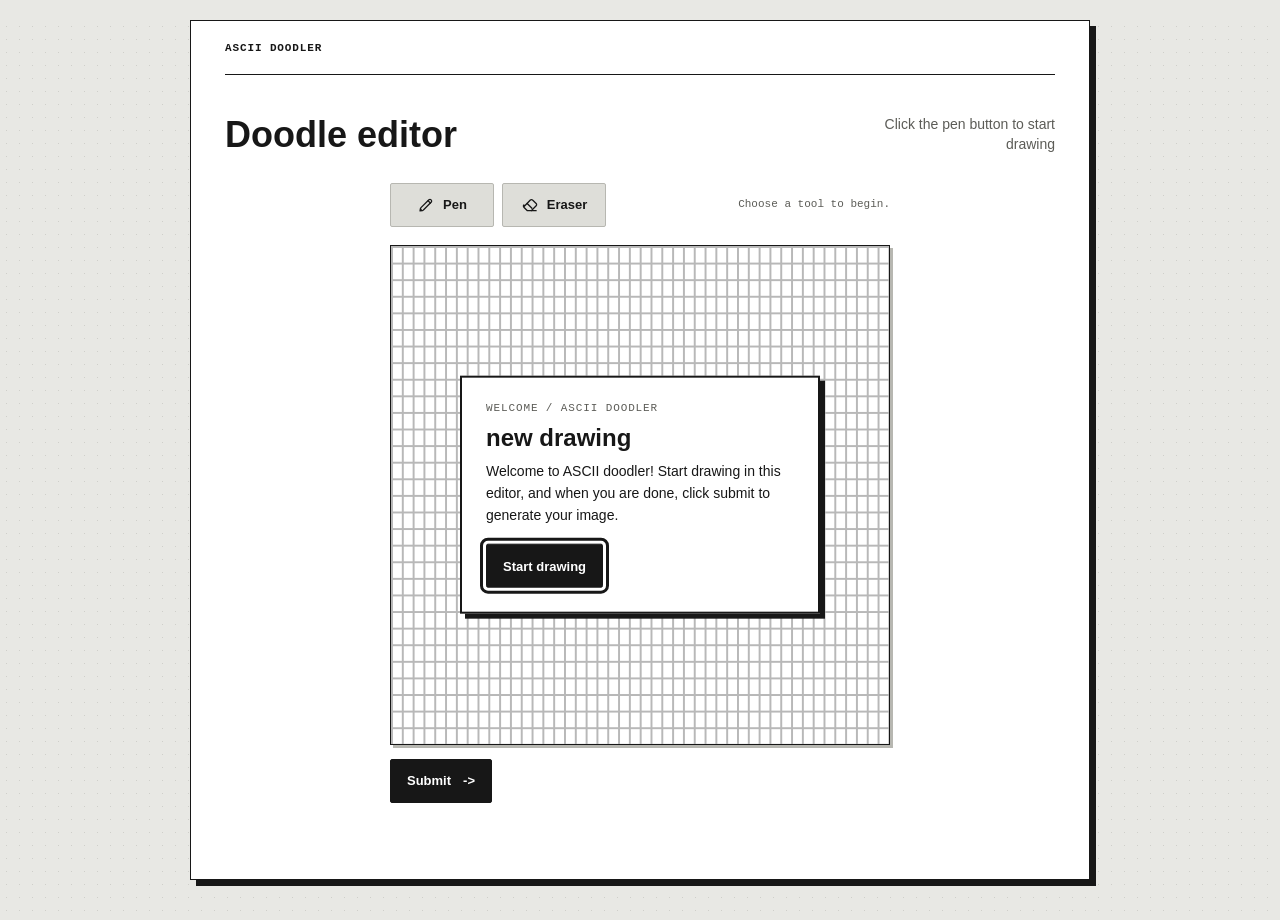
<file: index.html>
<!doctype html>
<html lang="en">
<head>
  <meta charset="utf-8">
  <meta name="viewport" content="width=device-width, initial-scale=1">
  <meta name="color-scheme" content="light">
  <meta name="description" content="Draw a doodle and turn it into ASCII art.">
  <title>ASCII Doodler</title>
  <link rel="stylesheet" href="./styles.css">
  <script type="module" src="./src/app.js"></script>
</head>
<body>
  <div class="page-frame">
    <header class="masthead">
      <a class="wordmark" href="./" aria-label="ASCII Doodler home">ASCII DOODLER</a>
    </header>

    <main>
      <section id="editor-view" class="view" aria-labelledby="editor-title">
        <div class="editor-heading">
          <div>
            <h1 id="editor-title">Doodle editor</h1>
          </div>
          <p class="editor-note">Click the pen button to start drawing</p>
        </div>

        <div class="tool-row" role="group" aria-label="Drawing tools">
          <button id="pen-tool" class="tool-button" type="button" aria-label="Pen tool" aria-pressed="false" title="Pen">
            <svg viewBox="0 0 24 24" aria-hidden="true"><path d="m4 20 4.2-1 10.9-10.9a2.3 2.3 0 0 0-3.2-3.2L5 15.8 4 20Z"/><path d="m14.8 6.4 3.1 3.1M4.4 17.3l2.3 2.3"/></svg>
            <span>Pen</span>
          </button>
          <button id="eraser-tool" class="tool-button" type="button" aria-label="Eraser tool" aria-pressed="false" title="Eraser">
            <svg viewBox="0 0 24 24" aria-hidden="true"><path d="m3.8 14.4 8.7-9a2 2 0 0 1 2.9 0l4.8 4.7a2 2 0 0 1 0 2.9l-6.5 6.6H8.5l-4.7-4.7a2 2 0 0 1 0-2.9Z"/><path d="m8.2 10 6.4 6.4M14 19.6h6.2"/></svg>
            <span>Eraser</span>
          </button>
          <p id="tool-hint" class="tool-hint">Choose a tool to begin.</p>
        </div>

        <div class="drawing-stage" id="drawing-stage">
          <canvas id="drawing-canvas" width="500" height="500" aria-label="Square drawing canvas"></canvas>
          <div id="welcome-overlay" class="welcome-overlay" role="dialog" aria-modal="true" aria-labelledby="welcome-title" aria-describedby="welcome-copy">
            <p class="eyebrow">Welcome / ASCII Doodler</p>
            <h2 id="welcome-title">new drawing</h2>
            <p id="welcome-copy">Welcome to ASCII doodler! Start drawing in this editor, and when you are done, click submit to generate your image.</p>
            <button id="dismiss-welcome" class="button button-dark" type="button">Start drawing</button>
          </div>
        </div>

        <div class="submit-row">
          <button id="submit-button" class="button button-dark" type="button">Submit <span aria-hidden="true">-&gt;</span></button>
        </div>
        <p id="editor-message" class="live-message" role="status" aria-live="polite"></p>
      </section>

      <section id="loading-view" class="view message-view" aria-live="polite" hidden>
        <p class="eyebrow">Please wait / 02</p>
        <h1>Generating art :)</h1>
        <p class="message-copy">Your marks are finding their shape.</p>
        <span class="loading-rule" aria-hidden="true"></span>
      </section>

      <section id="result-view" class="view result-view" aria-labelledby="result-title" hidden>
        <div class="result-layout">
          <div class="result-copy">
            <div class="result-message">
              <p id="result-title">Your ASCII doodle has been generated.</p>
            </div>
            <button id="restart-button" class="button button-dark" type="button">Restart</button>
          </div>
          <pre id="ascii-art" class="ascii-art" aria-label="Generated ASCII doodle"></pre>
        </div>
      </section>
    </main>

  </div>
  <noscript>This drawing app needs JavaScript enabled in your browser.</noscript>
</body>
</html>
</file>
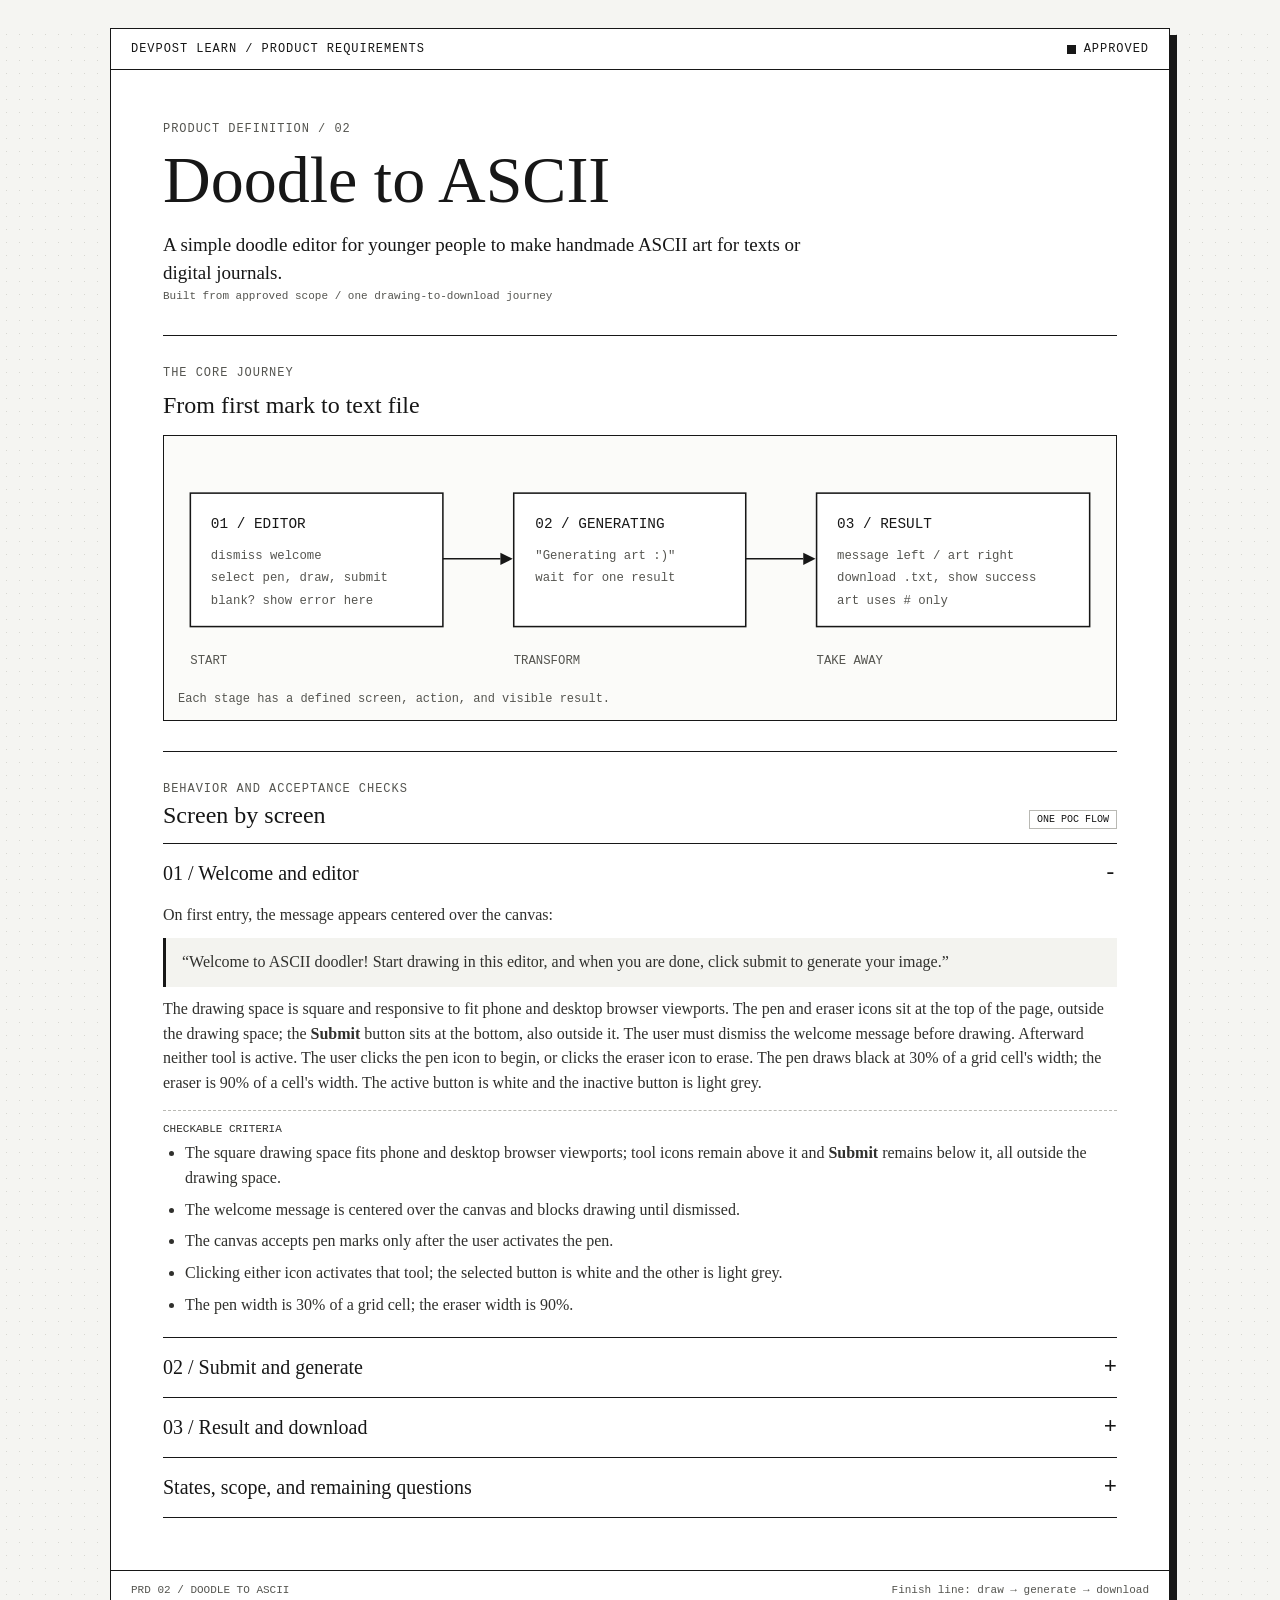
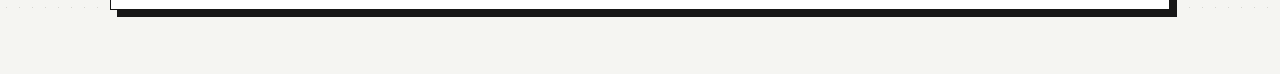
<file: devpost/prd.html>
<!doctype html>
<html lang="en">
<head>
  <meta charset="utf-8">
  <meta name="viewport" content="width=device-width, initial-scale=1">
  <meta name="color-scheme" content="light">
  <title>Doodle to ASCII - Product Requirements</title>
  <style>
    :root {
      color-scheme: light;
      font-family: Georgia, "Times New Roman", serif;
      color: #171717;
      background: #f5f5f2;
      --ink: #171717;
      --paper: #fff;
      --line: #b9b9b4;
      --soft: #e9e9e5;
      --muted: #555550;
      --mono: "Courier New", monospace;
    }

    * { box-sizing: border-box; }

    body {
      margin: 0;
      background-color: #f5f5f2;
      background-image: radial-gradient(#d7d7d1 0.65px, transparent 0.65px);
      background-size: 13px 13px;
    }

    .page {
      width: min(100% - 36px, 1060px);
      margin: 28px auto 64px;
      border: 1px solid var(--ink);
      background: var(--paper);
      box-shadow: 7px 7px 0 var(--ink);
    }

    header {
      display: flex;
      justify-content: space-between;
      align-items: center;
      gap: 16px;
      padding: 13px 20px;
      border-bottom: 1px solid var(--ink);
      font: 12px var(--mono);
      text-transform: uppercase;
      letter-spacing: 0.08em;
    }

    .status { display: inline-flex; align-items: center; gap: 8px; }
    .status::before { content: ""; width: 9px; height: 9px; display: inline-block; background: var(--ink); }
    main { padding: clamp(22px, 5vw, 52px); }
    .eyebrow { margin: 0 0 12px; color: var(--muted); font: 12px var(--mono); text-transform: uppercase; letter-spacing: 0.08em; }

    h1 {
      max-width: 780px;
      margin: 0;
      font-size: clamp(38px, 7vw, 66px);
      line-height: 0.98;
      font-weight: 500;
    }

    .dek { max-width: 690px; margin: 18px 0 0; font-size: 19px; line-height: 1.5; }
    .rule { height: 1px; margin: 30px 0; background: var(--ink); }
    h2 { margin: 0 0 16px; font-size: 24px; font-weight: 500; }
    h3 { margin: 0 0 8px; font-size: 18px; font-weight: 500; }
    p { margin: 0; line-height: 1.55; }
    .source { color: var(--muted); font: 11px/1.6 var(--mono); }
    .source + section, .source + p { margin-top: 8px; }

    .diagram-wrap { padding: 14px; border: 1px solid var(--ink); background: #fbfbf9; }
    .diagram { display: block; width: 100%; height: auto; }
    .diagram text { fill: var(--ink); }
    .diagram .label { font: 14px var(--mono); }
    .diagram .small { font: 12px var(--mono); fill: var(--muted); }
    .diagram .node { fill: #fff; stroke: var(--ink); stroke-width: 1.5; }
    .diagram .flow { fill: none; stroke: var(--ink); stroke-width: 1.5; }
    .diagram .arrow { fill: var(--ink); }
    .journey-text { display: none; }
    .caption { margin-top: 10px; color: var(--muted); font: 12px var(--mono); }

    .section-head { display: flex; justify-content: space-between; gap: 16px; align-items: end; margin-bottom: 14px; }
    .section-head .eyebrow { margin-bottom: 6px; }
    .section-head h2 { margin: 0; }
    .disclosure-list { border-top: 1px solid var(--ink); }
    details { border-bottom: 1px solid var(--ink); }
    summary {
      display: flex;
      justify-content: space-between;
      align-items: center;
      gap: 14px;
      padding: 17px 0;
      cursor: pointer;
      list-style: none;
      font-size: 20px;
    }

    summary::-webkit-details-marker { display: none; }
    summary::after { content: "+"; font: 22px var(--mono); }
    details[open] summary::after { content: "-"; }
    summary:focus-visible { outline: 2px solid var(--ink); outline-offset: 4px; }
    .detail-content { padding: 0 0 19px; color: #30302d; line-height: 1.55; }
    .detail-content p + p { margin-top: 10px; }
    .detail-content ul { margin: 10px 0 0; padding-left: 22px; }
    .detail-content li + li { margin-top: 7px; }
    .quote { margin: 10px 0; padding: 12px 16px; border-left: 3px solid var(--ink); background: #f3f3ef; }
    .criteria { margin-top: 14px; padding-top: 12px; border-top: 1px dashed var(--line); }
    .criteria-title { margin-bottom: 6px; font: 11px var(--mono); text-transform: uppercase; }
    .criteria ul { margin-top: 0; }
    .now-later { display: grid; grid-template-columns: repeat(2, minmax(0, 1fr)); gap: 22px; }
    .boundary { padding: 16px 0; border-top: 1px solid var(--line); }
    .boundary p + p { margin-top: 8px; }
    .pill { display: inline-block; padding: 3px 7px; border: 1px solid var(--line); font: 10px var(--mono); text-transform: uppercase; }

    footer {
      display: flex;
      justify-content: space-between;
      flex-wrap: wrap;
      gap: 10px;
      padding: 13px 20px;
      border-top: 1px solid var(--ink);
      color: var(--muted);
      font: 11px var(--mono);
    }

    @media (max-width: 650px) {
      .page { width: min(100% - 22px, 1060px); margin: 12px auto 28px; box-shadow: 4px 4px 0 var(--ink); }
      header { padding: 12px; font-size: 10px; }
      main { padding: 24px 18px; }
      .diagram { display: none; }
      .journey-text { display: block; font: 12px/1.7 var(--mono); }
      .now-later { grid-template-columns: 1fr; gap: 0; }
      footer { padding: 12px; }
    }
  </style>
</head>
<body>
  <div class="page">
    <header>
      <span>Devpost Learn / Product Requirements</span>
      <span class="status">Approved</span>
    </header>

    <main>
      <p class="eyebrow">Product definition / 02</p>
      <h1>Doodle to ASCII</h1>
      <p class="dek">A simple doodle editor for younger people to make handmade ASCII art for texts or digital journals.</p>
      <p class="source">Built from approved scope / one drawing-to-download journey</p>

      <div class="rule"></div>

      <section aria-labelledby="journey-title">
        <p class="eyebrow">The core journey</p>
        <h2 id="journey-title">From first mark to text file</h2>
        <div class="diagram-wrap">
          <svg class="diagram" viewBox="0 0 900 226" role="img" aria-labelledby="journey-svg-title journey-svg-desc">
            <title id="journey-svg-title">Doodle to ASCII user journey</title>
            <desc id="journey-svg-desc">Dismiss the welcome message, draw with the selected pen, submit a nonblank canvas, wait on the generating page, then download one shape-preserving ASCII image made only with hash characters.</desc>
            <rect class="node" x="12" y="42" width="246" height="130" />
            <text class="label" x="32" y="76">01 / EDITOR</text>
            <text class="small" x="32" y="106">dismiss welcome</text>
            <text class="small" x="32" y="128">select pen, draw, submit</text>
            <text class="small" x="32" y="150">blank? show error here</text>

            <path class="flow" d="M258 106 H314" />
            <path class="arrow" d="M314 100 L326 106 L314 112 Z" />

            <rect class="node" x="327" y="42" width="226" height="130" />
            <text class="label" x="348" y="76">02 / GENERATING</text>
            <text class="small" x="348" y="106">"Generating art :)"</text>
            <text class="small" x="348" y="128">wait for one result</text>

            <path class="flow" d="M553 106 H609" />
            <path class="arrow" d="M609 100 L621 106 L609 112 Z" />

            <rect class="node" x="622" y="42" width="266" height="130" />
            <text class="label" x="642" y="76">03 / RESULT</text>
            <text class="small" x="642" y="106">message left / art right</text>
            <text class="small" x="642" y="128">download .txt, show success</text>
            <text class="small" x="642" y="150">art uses # only</text>

            <text class="small" x="12" y="208">START</text>
            <text class="small" x="327" y="208">TRANSFORM</text>
            <text class="small" x="622" y="208">TAKE AWAY</text>
          </svg>
          <p class="journey-text">Editor: dismiss welcome → click pen → draw → submit. Blank submit stays here with an error. Otherwise: generating → one # image beside the message → download .txt → confirmation.</p>
          <p class="caption">Each stage has a defined screen, action, and visible result.</p>
        </div>
      </section>

      <div class="rule"></div>

      <section aria-labelledby="screens-title">
        <div class="section-head">
          <div>
            <p class="eyebrow">Behavior and acceptance checks</p>
            <h2 id="screens-title">Screen by screen</h2>
          </div>
          <span class="pill">One PoC flow</span>
        </div>
        <div class="disclosure-list">
          <details open>
            <summary>01 / Welcome and editor</summary>
            <div class="detail-content">
              <p>On first entry, the message appears centered over the canvas:</p>
              <p class="quote">“Welcome to ASCII doodler! Start drawing in this editor, and when you are done, click submit to generate your image.”</p>
                <p>The drawing space is square and responsive to fit phone and desktop browser viewports. The pen and eraser icons sit at the top of the page, outside the drawing space; the <strong>Submit</strong> button sits at the bottom, also outside it. The user must dismiss the welcome message before drawing. Afterward neither tool is active. The user clicks the pen icon to begin, or clicks the eraser icon to erase. The pen draws black at 30% of a grid cell's width; the eraser is 90% of a cell's width. The active button is white and the inactive button is light grey.</p>
              <div class="criteria">
                <p class="criteria-title">Checkable criteria</p>
                <ul>
                  <li>The square drawing space fits phone and desktop browser viewports; tool icons remain above it and <strong>Submit</strong> remains below it, all outside the drawing space.</li>
                  <li>The welcome message is centered over the canvas and blocks drawing until dismissed.</li>
                  <li>The canvas accepts pen marks only after the user activates the pen.</li>
                  <li>Clicking either icon activates that tool; the selected button is white and the other is light grey.</li>
                  <li>The pen width is 30% of a grid cell; the eraser width is 90%.</li>
                </ul>
              </div>
            </div>
          </details>
          <details>
            <summary>02 / Submit and generate</summary>
            <div class="detail-content">
                            <p>Submitting an empty canvas shows “canvas cannot be blank” in a pop-up and keeps the user on the editor. Submitting a nonblank canvas changes the screen to a loading page displaying “Generating art :)”. Once ready, exactly one result appears. A grid cell becomes `#` only if pen-mark coverage exceeds 15%; the result uses no other visible art character, preserves the doodle's basic shape, and has no more than 50 characters per line.</p>
                                          <p>Submitting an empty canvas shows “canvas cannot be blank” in a pop-up and keeps the user on the editor. Submitting a nonblank canvas changes the screen to a loading page displaying “Generating art :)”. Once ready, exactly one result appears. A grid cell becomes `#` only if pen-mark coverage exceeds 15%; the result uses no other visible art character, preserves the doodle's basic shape, and has no more than 50 characters per line. If generation fails, the app returns to the editor with the doodle intact and shows “could not generate art. please try again”.</p>
              <div class="criteria">
                <p class="criteria-title">Checkable criteria</p>
                <ul>
                  <li>A blank submission shows the exact error text and does not open the loading or result page.</li>
                  <li>A nonblank submission shows the loading message before the result.</li>
                                  <li>The finished output uses only `#`, preserves the doodle's basic shape, is at most 50 characters wide per line, and marks a cell only when pen coverage exceeds 15%.</li>
                                  <li>If generation fails, the app returns to the editor, preserves the doodle, and shows “could not generate art. please try again”.</li>
                </ul>
              </div>
            </div>
          </details>
          <details>
            <summary>03 / Result and download</summary>
            <div class="detail-content">
              <p>The result and message box sit in the middle of the page, with the message box to the left of the ASCII image. The message reads “Your ASCII doodle has been generated.” A <strong>Download</strong> button appears below it.</p>
              <p>Clicking <strong>Download</strong> initiates the `.txt` download, then the app shows “image downloaded”. The text file contains the generated ASCII image. If the app cannot prepare or initiate the download, it shows “download failed. please try again”. A local browser page cannot reliably detect if the browser later blocks or cancels the download.</p>
              <div class="criteria">
                <p class="criteria-title">Checkable criteria</p>
                <ul>
                  <li>The generated art is to the right of the exact result message, with <strong>Download</strong> below the message box.</li>
                  <li>Clicking <strong>Download</strong> starts a `.txt` download containing the art and displays “image downloaded”.</li>
                  <li>Clicking <strong>Download</strong> initiates a `.txt` download containing the art and displays “image downloaded”; this confirms initiation, not that the browser saved it.</li>
                  <li>If the app detects an error preparing or initiating the file, it displays “download failed. please try again”. Later browser cancellation or blocking may not be detectable.</li>
                </ul>
              </div>
            </div>
          </details>
          <details>
            <summary>States, scope, and remaining questions</summary>
            <div class="detail-content">
              <div class="now-later">
                <div>
                  <h3>In this proof of concept</h3>
                  <ul>
                                        <li>Welcome overlay, 30%-cell-width black pen, 90%-cell-width eraser, one `#` result with a 15% coverage threshold and 50-character line limit, and `.txt` download.</li>
                    <li>Blank-canvas error, loading message, and download confirmation.</li>
                    <li>A one-minute demo of drawing, generating, and downloading.</li>
                  </ul>
                </div>
                <div>
                  <h3>Deferred</h3>
                  <ul>
                    <li>Image import and JPG/PNG export.</li>
                    <li>Shapes, fill, other colors, and adjustable tool sizes.</li>
                    <li>Multiple render levels and clipboard copy.</li>
                  </ul>
                </div>
              </div>
              <div class="boundary">
                <h3>Product direction</h3>
                <p>The interface stays black and white, simple, homemade, and reminiscent of early drawing games. The shared art sample guides the output only; the app is not modeled on its source website. The POC uses `#` only and does not reproduce the sample character-for-character.</p>
              </div>
              <div class="boundary">
                <h3>Generation failure</h3>
                <p>If generating art fails, return the user to the editor with their doodle intact and show “could not generate art. please try again”.</p>
              </div>
            </div>
          </details>
        </div>
      </section>
    </main>

    <footer>
      <span>PRD 02 / DOODLE TO ASCII</span>
      <span>Finish line: draw → generate → download</span>
    </footer>
  </div>
</body>
</html>
</file>
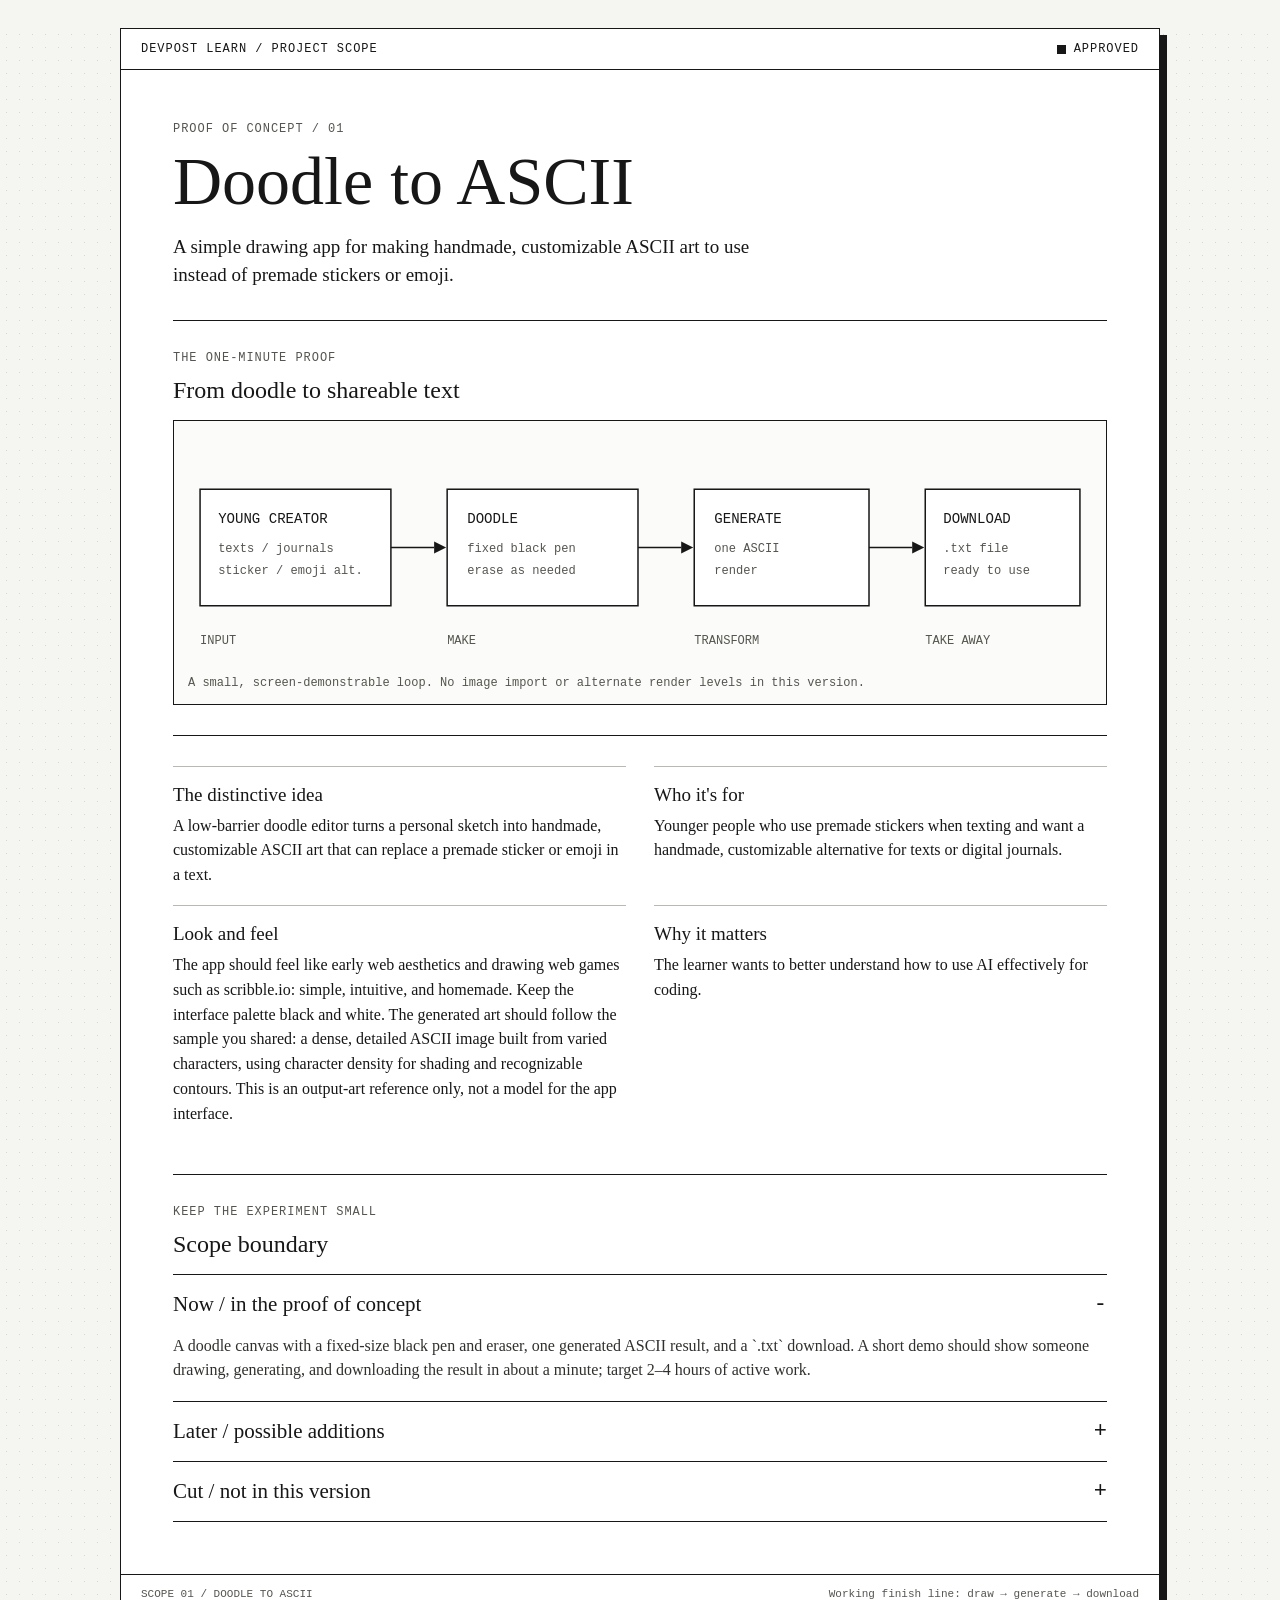
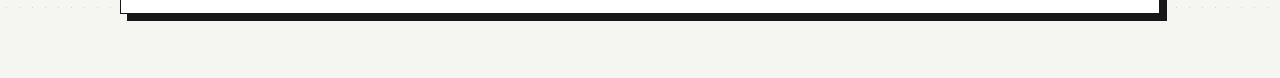
<file: devpost/scope.html>
<!doctype html>
<html lang="en">
<head>
  <meta charset="utf-8">
  <meta name="viewport" content="width=device-width, initial-scale=1">
  <meta name="color-scheme" content="light">
  <title>Doodle to ASCII - Scope</title>
  <style>
    :root {
      font-family: Georgia, "Times New Roman", serif;
      color: #171717;
      background: #f5f5f2;
      font-synthesis: none;
      --ink: #171717;
      --paper: #fff;
      --line: #b9b9b4;
      --soft: #e8e8e3;
      --muted: #555550;
      --accent: #d8d8d2;
      --mono: "Courier New", monospace;
    }

    * { box-sizing: border-box; }

    body {
      margin: 0;
      background-color: #f5f5f2;
      background-image: radial-gradient(#d7d7d1 0.65px, transparent 0.65px);
      background-size: 13px 13px;
    }

    .page {
      width: min(100% - 36px, 1040px);
      margin: 28px auto 64px;
      border: 1px solid var(--ink);
      background: var(--paper);
      box-shadow: 7px 7px 0 var(--ink);
    }

    header {
      display: flex;
      justify-content: space-between;
      align-items: center;
      gap: 16px;
      padding: 13px 20px;
      border-bottom: 1px solid var(--ink);
      font: 12px var(--mono);
      text-transform: uppercase;
      letter-spacing: 0.08em;
    }

    .status { display: inline-flex; align-items: center; gap: 8px; }
    .status::before { content: ""; width: 9px; height: 9px; background: var(--ink); display: inline-block; }

    main { padding: clamp(22px, 5vw, 52px); }

    .eyebrow {
      margin: 0 0 12px;
      color: var(--muted);
      font: 12px var(--mono);
      text-transform: uppercase;
      letter-spacing: 0.08em;
    }

    h1 {
      max-width: 700px;
      margin: 0;
      font-size: clamp(38px, 7vw, 68px);
      line-height: 0.98;
      font-weight: 500;
    }

    .dek {
      max-width: 620px;
      margin: 18px 0 0;
      font-size: 19px;
      line-height: 1.5;
    }

    .rule { height: 1px; margin: 30px 0; background: var(--ink); }

    h2 {
      margin: 0 0 16px;
      font-size: 24px;
      font-weight: 500;
    }

    h3 {
      margin: 0 0 8px;
      font-size: 19px;
      font-weight: 500;
    }

    p { margin: 0; line-height: 1.55; }

    .diagram-wrap {
      padding: 14px;
      border: 1px solid var(--ink);
      background: #fbfbf9;
    }

    .diagram {
      display: block;
      width: 100%;
      height: auto;
    }

    .diagram text { fill: var(--ink); }
    .diagram .label { font: 14px var(--mono); }
    .diagram .small { font: 12px var(--mono); fill: var(--muted); }
    .diagram .node { fill: #fff; stroke: var(--ink); stroke-width: 1.5; }
    .diagram .flow { fill: none; stroke: var(--ink); stroke-width: 1.5; }
    .diagram .arrow { fill: var(--ink); }

    .diagram-caption {
      padding-top: 10px;
      color: var(--muted);
      font: 12px var(--mono);
    }

    .text-flow { display: none; }

    .facts {
      display: grid;
      grid-template-columns: repeat(2, minmax(0, 1fr));
      gap: 0 28px;
    }

    .fact {
      padding: 17px 0;
      border-top: 1px solid var(--line);
    }

    .fact p { max-width: 58ch; }

    .scope-list { border-top: 1px solid var(--ink); }

    details { border-bottom: 1px solid var(--ink); }

    summary {
      display: flex;
      justify-content: space-between;
      align-items: center;
      gap: 14px;
      padding: 17px 0;
      cursor: pointer;
      list-style: none;
      font-size: 21px;
    }

    summary::-webkit-details-marker { display: none; }
    summary::after { content: "+"; font: 22px var(--mono); }
    details[open] summary::after { content: "-"; }
    summary:focus-visible { outline: 2px solid var(--ink); outline-offset: 4px; }

    .detail-content {
      padding: 0 0 18px;
      color: #30302d;
      line-height: 1.55;
    }

    .detail-content p + p { margin-top: 10px; }
    .detail-content ul { margin: 0; padding-left: 22px; }
    .detail-content li + li { margin-top: 6px; }

    footer {
      display: flex;
      justify-content: space-between;
      flex-wrap: wrap;
      gap: 10px;
      padding: 13px 20px;
      border-top: 1px solid var(--ink);
      font: 11px var(--mono);
      color: var(--muted);
    }

    @media (max-width: 620px) {
      .page { width: min(100% - 22px, 1040px); margin: 12px auto 28px; box-shadow: 4px 4px 0 var(--ink); }
      header { padding: 12px; font-size: 10px; }
      main { padding: 24px 18px; }
      .facts { grid-template-columns: 1fr; }
      .diagram-wrap { padding: 8px; }
      .diagram .label { font-size: 16px; }
      .diagram .small { font-size: 14px; }
      .text-flow { display: block; margin-top: 12px; font: 12px/1.6 var(--mono); }
      footer { padding: 12px; }
    }
  </style>
</head>
<body>
  <div class="page">
    <header>
      <span>Devpost Learn / Project Scope</span>
      <span class="status">Approved</span>
    </header>

    <main>
      <p class="eyebrow">Proof of concept / 01</p>
      <h1>Doodle to ASCII</h1>
      <p class="dek">A simple drawing app for making handmade, customizable ASCII art to use instead of premade stickers or emoji.</p>

      <div class="rule"></div>

      <section aria-labelledby="journey-title">
        <p class="eyebrow">The one-minute proof</p>
        <h2 id="journey-title">From doodle to shareable text</h2>
        <div class="diagram-wrap">
          <svg class="diagram" viewBox="0 0 900 230" role="img" aria-labelledby="diagram-title diagram-desc">
            <title id="diagram-title">Doodle to ASCII proof-of-concept flow</title>
            <desc id="diagram-desc">A young person who uses premade stickers draws with a black pen and eraser, generates one ASCII image, and downloads a handmade sticker or emoji alternative as a text file.</desc>
            <rect class="node" x="12" y="54" width="190" height="116" />
            <text class="label" x="30" y="88">YOUNG CREATOR</text>
            <text class="small" x="30" y="116">texts / journals</text>
            <text class="small" x="30" y="138">sticker / emoji alt.</text>

            <path class="flow" d="M202 112 H245" />
            <path class="arrow" d="M245 106 L257 112 L245 118 Z" />

            <rect class="node" x="258" y="54" width="190" height="116" />
            <text class="label" x="278" y="88">DOODLE</text>
            <text class="small" x="278" y="116">fixed black pen</text>
            <text class="small" x="278" y="138">erase as needed</text>

            <path class="flow" d="M448 112 H491" />
            <path class="arrow" d="M491 106 L503 112 L491 118 Z" />

            <rect class="node" x="504" y="54" width="174" height="116" />
            <text class="label" x="524" y="88">GENERATE</text>
            <text class="small" x="524" y="116">one ASCII</text>
            <text class="small" x="524" y="138">render</text>

            <path class="flow" d="M678 112 H721" />
            <path class="arrow" d="M721 106 L733 112 L721 118 Z" />

            <rect class="node" x="734" y="54" width="154" height="116" />
            <text class="label" x="752" y="88">DOWNLOAD</text>
            <text class="small" x="752" y="116">.txt file</text>
            <text class="small" x="752" y="138">ready to use</text>

            <text class="small" x="12" y="208">INPUT</text>
            <text class="small" x="258" y="208">MAKE</text>
            <text class="small" x="504" y="208">TRANSFORM</text>
            <text class="small" x="734" y="208">TAKE AWAY</text>
          </svg>
          <p class="text-flow">Young creator → doodle with black pen / erase → generate one ASCII render → download `.txt`.</p>
          <p class="diagram-caption">A small, screen-demonstrable loop. No image import or alternate render levels in this version.</p>
        </div>
      </section>

      <div class="rule"></div>

      <section class="facts" aria-label="Scope summary">
        <article class="fact">
          <h3>The distinctive idea</h3>
          <p>A low-barrier doodle editor turns a personal sketch into handmade, customizable ASCII art that can replace a premade sticker or emoji in a text.</p>
        </article>
        <article class="fact">
          <h3>Who it's for</h3>
          <p>Younger people who use premade stickers when texting and want a handmade, customizable alternative for texts or digital journals.</p>
        </article>
        <article class="fact">
          <h3>Look and feel</h3>
          <p>The app should feel like early web aesthetics and drawing web games such as scribble.io: simple, intuitive, and homemade. Keep the interface palette black and white. The generated art should follow the sample you shared: a dense, detailed ASCII image built from varied characters, using character density for shading and recognizable contours. This is an output-art reference only, not a model for the app interface.</p>
        </article>
        <article class="fact">
          <h3>Why it matters</h3>
          <p>The learner wants to better understand how to use AI effectively for coding.</p>
        </article>
      </section>

      <div class="rule"></div>

      <section aria-labelledby="boundary-title">
        <p class="eyebrow">Keep the experiment small</p>
        <h2 id="boundary-title">Scope boundary</h2>
        <div class="scope-list">
          <details open>
            <summary>Now / in the proof of concept</summary>
            <div class="detail-content">
              <p>A doodle canvas with a fixed-size black pen and eraser, one generated ASCII result, and a `.txt` download. A short demo should show someone drawing, generating, and downloading the result in about a minute; target 2–4 hours of active work.</p>
            </div>
          </details>
          <details>
            <summary>Later / possible additions</summary>
            <div class="detail-content">
              <ul>
                <li>Image import and image-file export.</li>
                <li>Additional drawing tools, colors, or adjustable tool sizes.</li>
                <li>Multiple ASCII complexity levels.</li>
                <li>Copying the result directly to the clipboard.</li>
              </ul>
            </div>
          </details>
          <details>
            <summary>Cut / not in this version</summary>
            <div class="detail-content">
              <p>No image import, shape or fill tools, adjustable pen or eraser size, grayscale color selection, or multiple ASCII renders. Keeping one simple drawing-to-download flow protects the low-barrier idea and hackathon-sized scope.</p>
            </div>
          </details>
        </div>
      </section>
    </main>

    <footer>
      <span>SCOPE 01 / DOODLE TO ASCII</span>
      <span>Working finish line: draw → generate → download</span>
    </footer>
  </div>
</body>
</html>
</file>
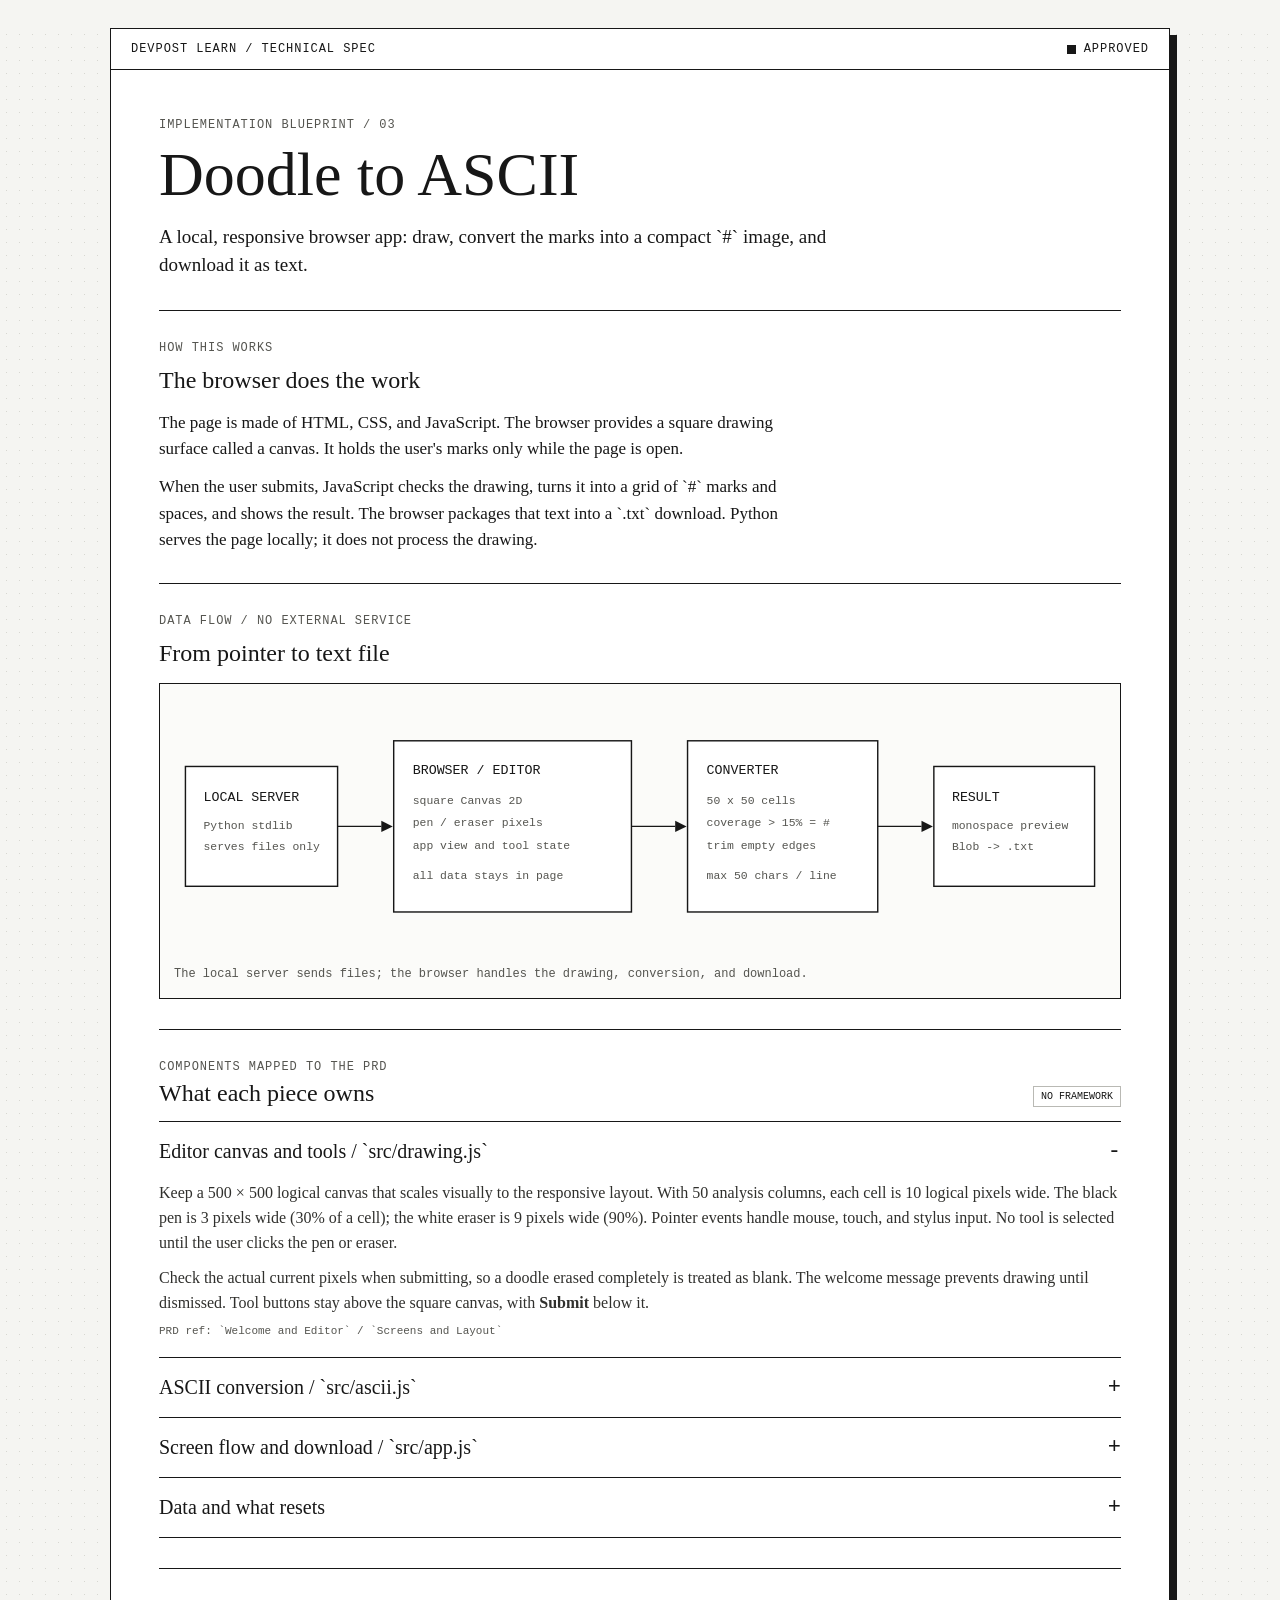
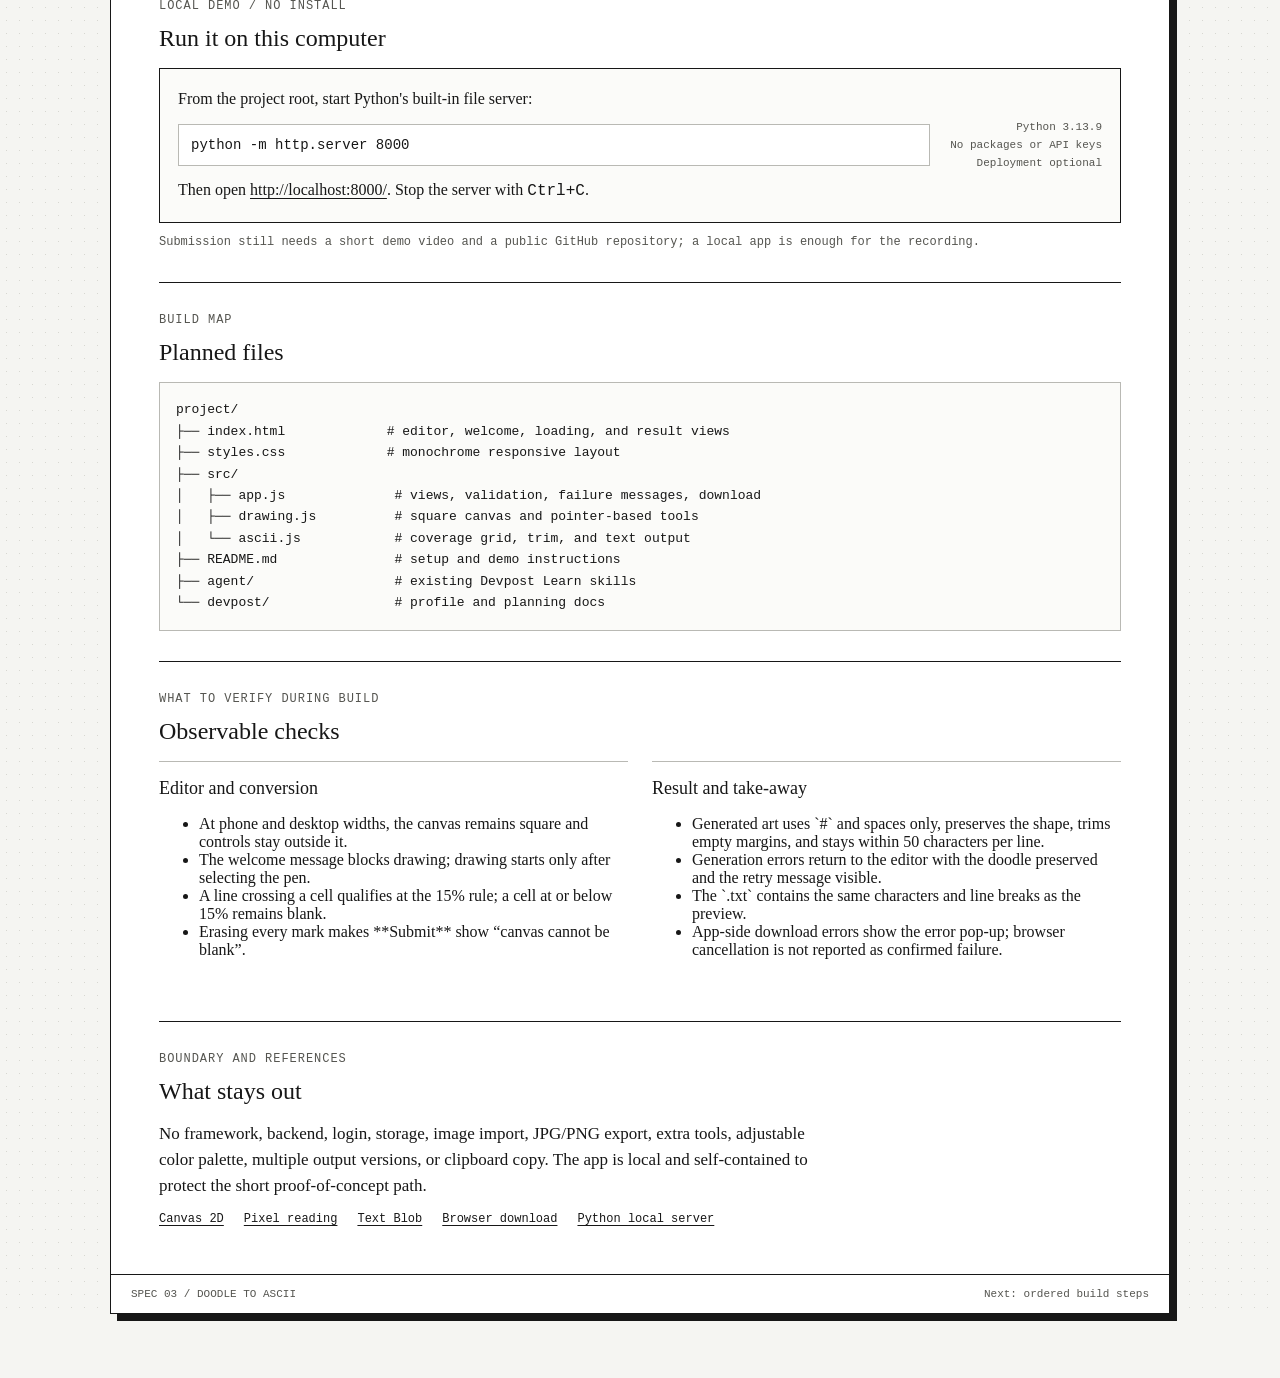
<file: devpost/spec.html>
<!doctype html>
<html lang="en">
<head>
  <meta charset="utf-8">
  <meta name="viewport" content="width=device-width, initial-scale=1">
  <meta name="color-scheme" content="light">
  <title>Doodle to ASCII - Technical Spec</title>
  <style>
    :root {
      color-scheme: light;
      font-family: Georgia, "Times New Roman", serif;
      color: #171717;
      background: #f5f5f2;
      --ink: #171717;
      --paper: #fff;
      --line: #b9b9b4;
      --soft: #e9e9e5;
      --muted: #555550;
      --mono: "Courier New", monospace;
    }

    * { box-sizing: border-box; }

    body {
      margin: 0;
      background-color: #f5f5f2;
      background-image: radial-gradient(#d7d7d1 0.65px, transparent 0.65px);
      background-size: 13px 13px;
    }

    .page {
      width: min(100% - 36px, 1060px);
      margin: 28px auto 64px;
      border: 1px solid var(--ink);
      background: var(--paper);
      box-shadow: 7px 7px 0 var(--ink);
    }

    header {
      display: flex;
      justify-content: space-between;
      align-items: center;
      gap: 16px;
      padding: 13px 20px;
      border-bottom: 1px solid var(--ink);
      font: 12px var(--mono);
      text-transform: uppercase;
      letter-spacing: 0.08em;
    }

    .status { display: inline-flex; align-items: center; gap: 8px; }
    .status::before { content: ""; width: 9px; height: 9px; display: inline-block; background: var(--ink); }
    main { padding: 48px; }
    .eyebrow { margin: 0 0 12px; color: var(--muted); font: 12px var(--mono); text-transform: uppercase; letter-spacing: 0.08em; }

    h1 {
      max-width: 780px;
      margin: 0;
      font-size: 62px;
      line-height: 0.98;
      font-weight: 500;
    }

    .dek { max-width: 720px; margin: 18px 0 0; font-size: 19px; line-height: 1.5; }
    .rule { height: 1px; margin: 30px 0; background: var(--ink); }
    h2 { margin: 0 0 16px; font-size: 24px; font-weight: 500; }
    h3 { margin: 0 0 8px; font-size: 18px; font-weight: 500; }
    p { margin: 0; line-height: 1.55; }
    a { color: var(--ink); text-decoration-thickness: 1px; text-underline-offset: 3px; }
    code, pre, .mono { font-family: var(--mono); }
    .plain { max-width: 78ch; font-size: 17px; }
    .plain p + p { margin-top: 12px; }

    .diagram-wrap { padding: 14px; border: 1px solid var(--ink); background: #fbfbf9; }
    .diagram { display: block; width: 100%; height: auto; }
    .diagram text { fill: var(--ink); }
    .diagram .label { font: 14px var(--mono); }
    .diagram .small { font: 12px var(--mono); fill: var(--muted); }
    .diagram .node { fill: #fff; stroke: var(--ink); stroke-width: 1.5; }
    .diagram .flow { fill: none; stroke: var(--ink); stroke-width: 1.5; }
    .diagram .arrow { fill: var(--ink); }
    .flow-text { display: none; }
    .caption { margin-top: 10px; color: var(--muted); font: 12px/1.6 var(--mono); }

    .section-head { display: flex; justify-content: space-between; gap: 16px; align-items: end; margin-bottom: 14px; }
    .section-head .eyebrow { margin-bottom: 6px; }
    .section-head h2 { margin: 0; }
    .tag { display: inline-block; padding: 4px 7px; border: 1px solid var(--line); font: 10px var(--mono); text-transform: uppercase; }
    .disclosure-list { border-top: 1px solid var(--ink); }
    details { border-bottom: 1px solid var(--ink); }
    summary {
      display: flex;
      justify-content: space-between;
      align-items: center;
      gap: 14px;
      padding: 17px 0;
      cursor: pointer;
      list-style: none;
      font-size: 20px;
    }

    summary::-webkit-details-marker { display: none; }
    summary::after { content: "+"; font: 22px var(--mono); }
    details[open] summary::after { content: "-"; }
    summary:focus-visible { outline: 2px solid var(--ink); outline-offset: 4px; }
    .detail-content { padding: 0 0 20px; color: #30302d; line-height: 1.55; }
    .detail-content p + p { margin-top: 10px; }
    .detail-content ul { margin: 9px 0 0; padding-left: 22px; }
    .detail-content li + li { margin-top: 7px; }
    .ref { margin-top: 12px; color: var(--muted); font: 11px var(--mono); }
    .boundary { padding: 16px 0; border-top: 1px solid var(--line); }
    .boundary p + p { margin-top: 9px; }
    .cols { display: grid; grid-template-columns: repeat(2, minmax(0, 1fr)); gap: 24px; }
    .col { padding: 16px 0; border-top: 1px solid var(--line); }

    .runbox {
      display: grid;
      grid-template-columns: 1fr auto;
      gap: 20px;
      align-items: center;
      padding: 18px;
      border: 1px solid var(--ink);
      background: #fbfbf9;
    }

    .runbox pre {
      margin: 12px 0;
      padding: 12px;
      overflow-x: auto;
      border: 1px solid var(--line);
      background: var(--paper);
      font-size: 14px;
    }

    .run-meta { color: var(--muted); font: 11px/1.6 var(--mono); text-align: right; }
    .tree {
      margin: 0;
      padding: 16px;
      overflow-x: auto;
      border: 1px solid var(--line);
      background: #fbfbf9;
      font-size: 13px;
      line-height: 1.65;
      white-space: pre;
    }

    .doclinks { display: flex; flex-wrap: wrap; gap: 8px 20px; margin-top: 12px; font: 12px var(--mono); }

    footer {
      display: flex;
      justify-content: space-between;
      flex-wrap: wrap;
      gap: 10px;
      padding: 13px 20px;
      border-top: 1px solid var(--ink);
      color: var(--muted);
      font: 11px var(--mono);
    }

    @media (max-width: 700px) {
      .page { width: min(100% - 22px, 1060px); margin: 12px auto 28px; box-shadow: 4px 4px 0 var(--ink); }
      header { padding: 12px; font-size: 10px; }
      main { padding: 24px 18px; }
      h1 { font-size: 42px; }
      .diagram { display: none; }
      .flow-text { display: block; font: 12px/1.7 var(--mono); }
      .cols { grid-template-columns: 1fr; gap: 0; }
      .runbox { grid-template-columns: 1fr; }
      .run-meta { text-align: left; }
      footer { padding: 12px; }
    }
  </style>
</head>
<body>
  <div class="page">
    <header>
      <span>Devpost Learn / Technical Spec</span>
      <span class="status">Approved</span>
    </header>

    <main>
      <p class="eyebrow">Implementation blueprint / 03</p>
      <h1>Doodle to ASCII</h1>
      <p class="dek">A local, responsive browser app: draw, convert the marks into a compact `#` image, and download it as text.</p>

      <div class="rule"></div>

      <section aria-labelledby="plain-title">
        <p class="eyebrow">How this works</p>
        <h2 id="plain-title">The browser does the work</h2>
        <div class="plain">
          <p>The page is made of HTML, CSS, and JavaScript. The browser provides a square drawing surface called a canvas. It holds the user's marks only while the page is open.</p>
          <p>When the user submits, JavaScript checks the drawing, turns it into a grid of `#` marks and spaces, and shows the result. The browser packages that text into a `.txt` download. Python serves the page locally; it does not process the drawing.</p>
        </div>
      </section>

      <div class="rule"></div>

      <section aria-labelledby="flow-title">
        <p class="eyebrow">Data flow / no external service</p>
        <h2 id="flow-title">From pointer to text file</h2>
        <div class="diagram-wrap">
          <svg class="diagram" viewBox="0 0 980 270" role="img" aria-labelledby="flow-svg-title flow-svg-desc">
            <title id="flow-svg-title">Doodle to ASCII technical data flow</title>
            <desc id="flow-svg-desc">Python serves static files to the browser. The browser drawing canvas holds marks, JavaScript converts cell coverage into trimmed ASCII, then the browser presents and downloads a text file. No application server or external service is used.</desc>
            <rect class="node" x="12" y="72" width="160" height="126" />
            <text class="label" x="31" y="108">LOCAL SERVER</text>
            <text class="small" x="31" y="138">Python stdlib</text>
            <text class="small" x="31" y="160">serves files only</text>

            <path class="flow" d="M172 135 H218" />
            <path class="arrow" d="M218 129 L230 135 L218 141 Z" />

            <rect class="node" x="231" y="45" width="250" height="180" />
            <text class="label" x="251" y="80">BROWSER / EDITOR</text>
            <text class="small" x="251" y="111">square Canvas 2D</text>
            <text class="small" x="251" y="135">pen / eraser pixels</text>
            <text class="small" x="251" y="159">app view and tool state</text>
            <text class="small" x="251" y="190">all data stays in page</text>

            <path class="flow" d="M481 135 H527" />
            <path class="arrow" d="M527 129 L539 135 L527 141 Z" />

            <rect class="node" x="540" y="45" width="200" height="180" />
            <text class="label" x="560" y="80">CONVERTER</text>
            <text class="small" x="560" y="111">50 x 50 cells</text>
            <text class="small" x="560" y="135">coverage &gt; 15% = #</text>
            <text class="small" x="560" y="159">trim empty edges</text>
            <text class="small" x="560" y="190">max 50 chars / line</text>

            <path class="flow" d="M740 135 H786" />
            <path class="arrow" d="M786 129 L798 135 L786 141 Z" />

            <rect class="node" x="799" y="72" width="169" height="126" />
            <text class="label" x="818" y="108">RESULT</text>
            <text class="small" x="818" y="138">monospace preview</text>
            <text class="small" x="818" y="160">Blob -&gt; .txt</text>
          </svg>
          <p class="flow-text">Python serves files → browser canvas records marks → JavaScript converts a 50 × 50 grid → browser previews and initiates `.txt` download. Drawing data never leaves the page.</p>
          <p class="caption">The local server sends files; the browser handles the drawing, conversion, and download.</p>
        </div>
      </section>

      <div class="rule"></div>

      <section aria-labelledby="components-title">
        <div class="section-head">
          <div>
            <p class="eyebrow">Components mapped to the PRD</p>
            <h2 id="components-title">What each piece owns</h2>
          </div>
          <span class="tag">No framework</span>
        </div>
        <div class="disclosure-list">
          <details open>
            <summary>Editor canvas and tools / `src/drawing.js`</summary>
            <div class="detail-content">
              <p>Keep a 500 × 500 logical canvas that scales visually to the responsive layout. With 50 analysis columns, each cell is 10 logical pixels wide. The black pen is 3 pixels wide (30% of a cell); the white eraser is 9 pixels wide (90%). Pointer events handle mouse, touch, and stylus input. No tool is selected until the user clicks the pen or eraser.</p>
              <p>Check the actual current pixels when submitting, so a doodle erased completely is treated as blank. The welcome message prevents drawing until dismissed. Tool buttons stay above the square canvas, with <strong>Submit</strong> below it.</p>
              <p class="ref">PRD ref: `Welcome and Editor` / `Screens and Layout`</p>
            </div>
          </details>
          <details>
            <summary>ASCII conversion / `src/ascii.js`</summary>
            <div class="detail-content">
              <p>Read the canvas pixels into a 50 × 50 analysis grid. For each cell, measure black-mark coverage; partial antialiased pixels count according to their darkness. Since Canvas channels are 8-bit, subtract half a shade step (`0.5 / 255`) before comparing. Write `#` only when adjusted coverage is above 15%; an exact 15% cell remains blank. A straight pen stroke 30% of a cell wide qualifies. Crop empty rows and columns without distorting the remaining character grid.</p>
              <p>The text contains `#`, spaces, and line breaks only, with every line no longer than 50 characters. Conversion is deterministic and local; it produces one result.</p>
              <p class="ref">PRD ref: `Submit and Generate` / `The Core Journey`</p>
            </div>
          </details>
          <details>
            <summary>Screen flow and download / `src/app.js`</summary>
            <div class="detail-content">
              <p>Track the current view, welcome-message visibility, active tool, and generated string in memory. On submit, reject blank input; otherwise show “Generating art :)”, allow the browser to paint that view, then convert. If conversion fails, return to the editor with the drawing intact and show “could not generate art. please try again”.</p>
              <p>The result view uses a monospace preview. At wider widths, the message box sits left of the art with <strong>Download</strong> below; at phone widths, stack the message before the art.</p>
              <p>For download, create a text Blob and temporary object URL, activate a link named `ascii-doodle.txt`, then release the URL. Show “image downloaded” when the app initiates it. If preparing or initiating the file throws a detectable error, show “download failed. please try again”. The page cannot know if the browser later blocks or cancels the save.</p>
              <p class="ref">PRD ref: `The Core Journey` / `Result and Download` / `States and Boundaries`</p>
            </div>
          </details>
          <details>
            <summary>Data and what resets</summary>
            <div class="detail-content">
              <p>The canvas is the drawing source. Tool selection, page view, and result text are also kept only in the open page. Refreshing or closing the tab clears everything; there is no save or restore behavior in this proof of concept.</p>
              <p class="ref">PRD ref: `The Core Journey` / `The POC Boundary`</p>
            </div>
          </details>
        </div>
      </section>

      <div class="rule"></div>

      <section aria-labelledby="run-title">
        <p class="eyebrow">Local demo / no install</p>
        <h2 id="run-title">Run it on this computer</h2>
        <div class="runbox">
          <div>
            <p>From the project root, start Python's built-in file server:</p>
            <pre>python -m http.server 8000</pre>
            <p>Then open <a href="http://localhost:8000/">http://localhost:8000/</a>. Stop the server with <code>Ctrl+C</code>.</p>
          </div>
          <p class="run-meta">Python 3.13.9<br>No packages or API keys<br>Deployment optional</p>
        </div>
        <p class="caption">Submission still needs a short demo video and a public GitHub repository; a local app is enough for the recording.</p>
      </section>

      <div class="rule"></div>

      <section aria-labelledby="tree-title">
        <p class="eyebrow">Build map</p>
        <h2 id="tree-title">Planned files</h2>
        <pre class="tree">project/
├── index.html             # editor, welcome, loading, and result views
├── styles.css             # monochrome responsive layout
├── src/
│   ├── app.js              # views, validation, failure messages, download
│   ├── drawing.js          # square canvas and pointer-based tools
│   └── ascii.js            # coverage grid, trim, and text output
├── README.md               # setup and demo instructions
├── agent/                  # existing Devpost Learn skills
└── devpost/                # profile and planning docs</pre>
      </section>

      <div class="rule"></div>

      <section aria-labelledby="verify-title">
        <p class="eyebrow">What to verify during build</p>
        <h2 id="verify-title">Observable checks</h2>
        <div class="cols">
          <div class="col">
            <h3>Editor and conversion</h3>
            <ul>
              <li>At phone and desktop widths, the canvas remains square and controls stay outside it.</li>
              <li>The welcome message blocks drawing; drawing starts only after selecting the pen.</li>
              <li>A line crossing a cell qualifies at the 15% rule; a cell at or below 15% remains blank.</li>
              <li>Erasing every mark makes **Submit** show “canvas cannot be blank”.</li>
            </ul>
          </div>
          <div class="col">
            <h3>Result and take-away</h3>
            <ul>
              <li>Generated art uses `#` and spaces only, preserves the shape, trims empty margins, and stays within 50 characters per line.</li>
              <li>Generation errors return to the editor with the doodle preserved and the retry message visible.</li>
              <li>The `.txt` contains the same characters and line breaks as the preview.</li>
              <li>App-side download errors show the error pop-up; browser cancellation is not reported as confirmed failure.</li>
            </ul>
          </div>
        </div>
      </section>

      <div class="rule"></div>

      <section aria-labelledby="simplify-title">
        <p class="eyebrow">Boundary and references</p>
        <h2 id="simplify-title">What stays out</h2>
        <p class="plain">No framework, backend, login, storage, image import, JPG/PNG export, extra tools, adjustable color palette, multiple output versions, or clipboard copy. The app is local and self-contained to protect the short proof-of-concept path.</p>
        <div class="doclinks">
          <a href="https://developer.mozilla.org/en-US/docs/Web/API/HTMLCanvasElement/getContext">Canvas 2D</a>
          <a href="https://developer.mozilla.org/en-US/docs/Web/API/CanvasRenderingContext2D/getImageData">Pixel reading</a>
          <a href="https://developer.mozilla.org/en-US/docs/Web/API/Blob">Text Blob</a>
          <a href="https://developer.mozilla.org/en-US/docs/Web/API/HTMLAnchorElement/download">Browser download</a>
          <a href="https://docs.python.org/3/library/http.server.html">Python local server</a>
        </div>
      </section>
    </main>

    <footer>
      <span>SPEC 03 / DOODLE TO ASCII</span>
      <span>Next: ordered build steps</span>
    </footer>
  </div>
</body>
</html>
</file>
<file: styles.css>
* {
  box-sizing: border-box;
}

:root {
  color-scheme: light;
  font-family: "Trebuchet MS", "Segoe UI", sans-serif;
  color: #171717;
  background: #e8e8e4;
  --ink: #171717;
  --paper: #fff;
  --gray: #deded9;
  --line: #b7b7b1;
  --muted: #5c5c57;
  --mono: "Courier New", monospace;
}

body {
  min-width: 320px;
  min-height: 100vh;
  margin: 0;
  background-color: #e8e8e4;
  background-image: radial-gradient(#cfcfca 0.7px, transparent 0.7px);
  background-size: 13px 13px;
}

button {
  color: inherit;
  font: inherit;
}

button:focus-visible,
a:focus-visible {
  outline: 3px solid var(--ink);
  outline-offset: 3px;
}

[hidden] {
  display: none !important;
}

.page-frame {
  width: min(100% - 32px, 900px);
  min-height: calc(100vh - 40px);
  margin: 20px auto;
  padding: 0 34px;
  border: 1px solid var(--ink);
  background: var(--paper);
  box-shadow: 6px 6px 0 var(--ink);
  animation: page-arrive 380ms ease-out both;
}

.masthead {
  display: flex;
  min-height: 54px;
  align-items: center;
  justify-content: space-between;
  gap: 14px;
  border-bottom: 1px solid var(--ink);
  font: 11px var(--mono);
  text-transform: uppercase;
  letter-spacing: 0.08em;
}

.wordmark {
  color: var(--ink);
  font-weight: 700;
  text-decoration: none;
}

.masthead-note,
.eyebrow,
.editor-note,
.tool-hint,
.submit-note,
.result-note,
.footer-note,
.message-copy {
  margin: 0;
}

.masthead-note,
.submit-note,
.result-note,
.footer-note {
  color: var(--muted);
  font: 11px/1.5 var(--mono);
}

main {
  padding: 32px 0 28px;
}

.view {
  animation: view-arrive 240ms ease-out both;
}

.editor-heading {
  display: flex;
  align-items: end;
  justify-content: space-between;
  gap: 18px;
  margin: 0 0 22px;
}

.eyebrow {
  color: var(--muted);
  font: 11px var(--mono);
  text-transform: uppercase;
  letter-spacing: 0.08em;
}

h1 {
  margin: 8px 0 0;
  font-size: 36px;
  line-height: 1.1;
  font-weight: 600;
}

.editor-note {
  max-width: 190px;
  color: var(--muted);
  font-size: 14px;
  line-height: 1.4;
  text-align: right;
}

.tool-row {
  display: flex;
  min-height: 56px;
  align-items: center;
  gap: 8px;
  margin: 0 auto 12px;
  max-width: 500px;
}

.tool-button {
  display: inline-flex;
  min-width: 104px;
  min-height: 44px;
  align-items: center;
  justify-content: center;
  gap: 8px;
  padding: 8px 12px;
  border: 1px solid var(--line);
  border-radius: 2px;
  background: var(--gray);
  cursor: pointer;
  font-size: 13px;
  font-weight: 700;
}

.tool-button[aria-pressed="true"] {
  border: 2px solid var(--ink);
  background: var(--paper);
}

.tool-button:hover {
  border-color: var(--ink);
}

.tool-button svg {
  width: 18px;
  height: 18px;
  fill: none;
  stroke: currentColor;
  stroke-linecap: round;
  stroke-linejoin: round;
  stroke-width: 1.7;
}

.tool-hint {
  margin-left: auto;
  color: var(--muted);
  font: 11px/1.4 var(--mono);
  text-align: right;
}

.drawing-stage {
  position: relative;
  display: grid;
  width: min(100%, 500px);
  aspect-ratio: 1;
  place-items: stretch;
  margin: 0 auto;
  border: 1px solid var(--ink);
  background-color: var(--paper);
  background-image:
    linear-gradient(to right, #b8b8b8 0 2px, transparent 2px),
    linear-gradient(to bottom, #b8b8b8 0 2px, transparent 2px);
  background-size: var(--grid-column-size) var(--grid-row-size);
  box-shadow: 3px 3px 0 var(--line);
}

#drawing-canvas {
  display: block;
  width: 100%;
  height: 100%;
  aspect-ratio: 1;
  background: transparent;
  touch-action: none;
  cursor: crosshair;
}

#drawing-canvas[data-tool="none"] {
  cursor: default;
}

.welcome-overlay {
  position: absolute;
  inset: 50% auto auto 50%;
  width: min(88%, 360px);
  padding: 24px;
  transform: translate(-50%, -50%);
  border: 2px solid var(--ink);
  background: #fff;
  box-shadow: 5px 5px 0 var(--ink);
  text-align: left;
}

.welcome-overlay h2 {
  margin: 10px 0;
  font-size: 24px;
  line-height: 1.15;
}

.welcome-overlay p:not(.eyebrow) {
  margin: 0 0 18px;
  font-size: 14px;
  line-height: 1.55;
}

.button {
  display: inline-flex;
  min-height: 44px;
  align-items: center;
  justify-content: center;
  gap: 12px;
  padding: 10px 16px;
  border: 1px solid var(--ink);
  border-radius: 2px;
  cursor: pointer;
  font-size: 13px;
  font-weight: 700;
}

.button-dark {
  color: #fff;
  background: var(--ink);
}

.button-dark:hover {
  color: var(--ink);
  background: #fff;
}

.submit-row {
  display: flex;
  width: min(100%, 500px);
  align-items: center;
  justify-content: space-between;
  gap: 14px;
  margin: 14px auto 0;
}

.live-message {
  min-height: 22px;
  width: min(100%, 500px);
  margin: 8px auto 0;
  color: var(--ink);
  font: 12px/1.5 var(--mono);
}

.message-view {
  display: grid;
  min-height: 58vh;
  align-content: center;
  justify-items: center;
  text-align: center;
}

.message-view h1 {
  max-width: 100%;
  margin: 12px 0;
  font: 28px var(--mono);
}

.message-copy {
  color: var(--muted);
  font-size: 14px;
}

.loading-rule {
  display: block;
  width: min(100%, 240px);
  height: 8px;
  margin-top: 30px;
  border: 1px solid var(--ink);
  background: repeating-linear-gradient(90deg, var(--ink) 0 12px, #fff 12px 20px);
  animation: loading-step 800ms steps(4, end) infinite;
}

.result-view > .eyebrow {
  margin-bottom: 18px;
}

.result-layout {
  display: grid;
  grid-template-columns: minmax(150px, 0.8fr) minmax(0, 1.5fr);
  align-items: center;
  gap: 12px;
  padding: 20px 0;
  border-top: 1px solid var(--line);
  border-bottom: 1px solid var(--line);
}

.result-copy {
  display: flex;
  flex-direction: column;
  align-items: flex-start;
  width: 80%;
  gap: 18px;
}

.result-message {
  padding: 15px;
  border: 1px solid var(--ink);
  background: #f4f4f1;
  font-size: 17px;
  line-height: 1.45;
  margin-bottom: 0;
}

.result-note {
  margin-top: 12px;
}

.ascii-art {
  max-width: 100%;
  margin: 0;
  overflow: auto;
  padding: 18px;
  border: 1px solid var(--ink);
  background: #fff;
  color: var(--ink);
  font: 12px/1.05 var(--mono);
  white-space: pre;
}

#restart-button {
  display: block;
  flex-shrink: 0;
  margin-top: 0;
}

.footer-note {
  display: flex;
  min-height: 42px;
  align-items: center;
  justify-content: space-between;
  gap: 12px;
  border-top: 1px solid var(--ink);
  text-transform: uppercase;
}

noscript {
  display: block;
  margin: 16px;
  padding: 12px;
  border: 1px solid var(--ink);
  background: #fff;
}

@keyframes page-arrive {
  from { opacity: 0; transform: translateY(8px); }
  to { opacity: 1; transform: translateY(0); }
}

@keyframes view-arrive {
  from { opacity: 0; }
  to { opacity: 1; }
}

@keyframes loading-step {
  from { background-position: 0 0; }
  to { background-position: 32px 0; }
}

@media (max-width: 600px) {
  .page-frame {
    width: calc(100% - 20px);
    min-height: calc(100vh - 20px);
    margin: 10px auto;
    padding: 0 16px;
    box-shadow: 4px 4px 0 var(--ink);
  }

  .masthead {
    min-height: 48px;
  }

  .masthead-note {
    max-width: 120px;
    text-align: right;
  }

  main {
    padding: 24px 0 20px;
  }

  .editor-heading {
    align-items: start;
    margin-bottom: 16px;
  }

  h1 {
    font-size: 29px;
  }

  .editor-note {
    max-width: 120px;
    padding-top: 13px;
    font-size: 12px;
  }

  .tool-row {
    flex-wrap: wrap;
    margin-bottom: 10px;
  }

  .tool-button {
    min-width: 92px;
    min-height: 42px;
    padding: 7px 9px;
  }

  .tool-hint {
    flex-basis: 100%;
    margin: 0;
    text-align: left;
  }

  .drawing-stage {
    width: min(100%, 500px);
  }

  .welcome-overlay {
    padding: 18px;
  }

  .welcome-overlay h2 {
    font-size: 21px;
  }

  .welcome-overlay p:not(.eyebrow) {
    font-size: 13px;
  }

  .submit-row {
    align-items: start;
  }

  .submit-note {
    max-width: 160px;
    font-size: 10px;
  }

  .result-layout {
    grid-template-columns: 1fr;
    gap: 14px;
    padding: 16px 0;
  }

  .result-message {
    font-size: 15px;
  }

  .ascii-art {
    max-width: 100%;
    overflow-x: auto;
    padding: 12px;
    font-size: 10px;
  }

  .footer-note {
    font-size: 10px;
  }
}

@media (prefers-reduced-motion: reduce) {
  *, *::before, *::after {
    animation-duration: 0.01ms !important;
    animation-iteration-count: 1 !important;
    scroll-behavior: auto !important;
  }
}
</file>
